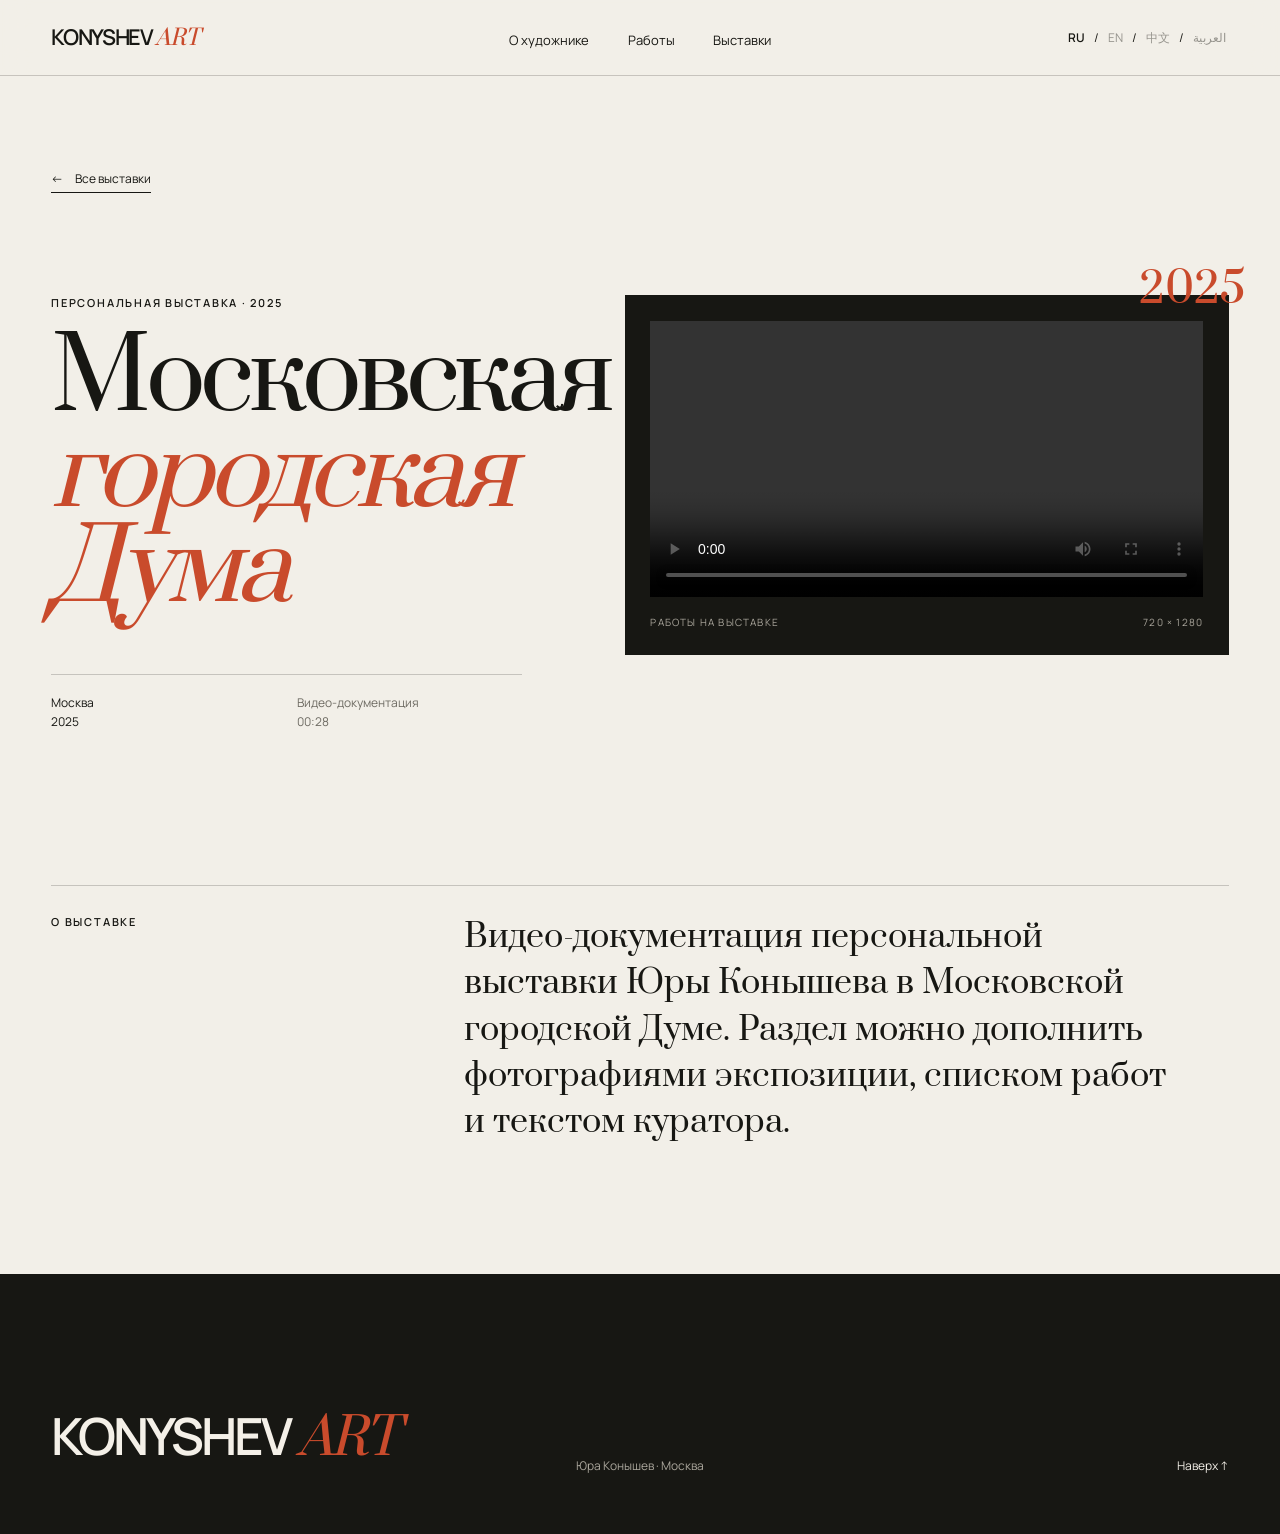
<file: mgd-2025.html>
<!doctype html>
<html lang="ru">
  <head>
    <meta charset="UTF-8" />
    <meta name="viewport" content="width=device-width, initial-scale=1.0" />
    <meta name="description" content="Персональная выставка Юры Конышева в Московской городской Думе, 2025." />
    <meta name="theme-color" content="#f2efe8" />
    <title>Московская городская Дума — Юра Конышев</title>
    <link rel="icon" href="assets/favicon.svg" type="image/svg+xml" />
    <link rel="preconnect" href="https://fonts.googleapis.com" />
    <link rel="preconnect" href="https://fonts.gstatic.com" crossorigin />
    <link href="https://fonts.googleapis.com/css2?family=Manrope:wght@400;500;600&family=Noto+Naskh+Arabic:wght@400;600&family=Noto+Sans+Arabic:wght@400;500;600&family=Noto+Serif+SC:wght@400;600&family=Prata&display=swap" rel="stylesheet" />
    <link rel="stylesheet" href="styles.css?v=20261006-en" />
  </head>
  <body>
    <a class="skip-link" href="#main" data-detail="skip">К содержанию</a>
    <header class="site-header" id="top">
      <a class="wordmark" href="index.html" aria-label="Konyshev Art">KONYSHEV <i>ART</i></a>
      <button class="menu-button" type="button" aria-expanded="false" aria-controls="site-nav">
        <span></span><span></span><span class="sr-only" data-detail="menu">Меню</span>
      </button>
      <nav class="site-nav" id="site-nav" aria-label="Основная навигация" data-detail-aria="navLabel">
        <a href="index.html#about" data-detail="navAbout">О художнике</a>
        <a href="index.html#works" data-detail="navWorks">Работы</a>
        <a href="index.html#exhibitions" data-detail="navExhibitions">Выставки</a>
      </nav>
      <div class="language-switch" aria-label="Выбор языка" data-detail-aria="languageLabel">
        <button type="button" data-lang="ru" lang="ru" class="is-active" aria-pressed="true">RU</button>
        <span>/</span>
        <button type="button" data-lang="en" lang="en" aria-pressed="false">EN</button>
        <span>/</span>
        <button type="button" data-lang="zh" lang="zh-CN" aria-pressed="false">中文</button>
        <span>/</span>
        <button type="button" data-lang="ar" lang="ar" dir="rtl" aria-pressed="false">العربية</button>
      </div>
    </header>

    <main id="main" class="exhibition-detail">
      <a class="detail-back" href="index.html#exhibitions"><span class="detail-back-arrow" aria-hidden="true">←</span><span data-detail="back">Все выставки</span></a>
      <div class="detail-hero">
        <div class="detail-copy reveal">
          <p class="eyebrow" data-detail="solo">Персональная выставка · 2025</p>
          <h1 data-detail="title">Московская<br /><em>городская Дума</em></h1>
          <div class="detail-meta">
            <p data-detail="place">Москва<br />2025</p>
            <p data-detail="format">Видео-документация<br />00:28</p>
          </div>
        </div>
        <figure class="detail-video reveal">
          <video controls playsinline preload="auto" aria-label="Видео выставки" data-detail-aria="videoLabel">
            <source src="assets/video/mgd-2025.mp4" type="video/mp4" />
          </video>
          <figcaption><span data-detail="caption">Работы на выставке</span><span>720 × 1280</span></figcaption>
        </figure>
      </div>
      <div class="detail-note reveal">
        <p class="eyebrow" data-detail="aboutLabel">О выставке</p>
        <p data-detail="about">Видео-документация персональной выставки Юры Конышева в Московской городской Думе. Раздел можно дополнить фотографиями экспозиции, списком работ и текстом куратора.</p>
      </div>
    </main>

    <footer class="site-footer">
      <a class="wordmark footer-mark" href="index.html">KONYSHEV <i>ART</i></a>
      <p data-detail="footer">Юра Конышев · Москва</p>
      <a href="#top" class="back-top"><span data-detail="backTop">Наверх</span> ↑</a>
    </footer>
    <script src="exhibition.js?v=20261006-en"></script>
  </body>
</html>
</file>
<file: styles.css>
:root {
  --paper: #f2efe8;
  --ink: #171713;
  --muted: #6e6b63;
  --line: rgba(23, 23, 19, 0.2);
  --accent: #c94b2c;
  --acid: #d8df47;
  --serif: "Prata", "Noto Serif SC", Georgia, serif;
  --sans: "Manrope", Arial, sans-serif;
  --serif-ar: "Noto Naskh Arabic", Georgia, serif;
  --sans-ar: "Noto Sans Arabic", Arial, sans-serif;
  --gutter: clamp(20px, 4vw, 64px);
}

* { box-sizing: border-box; }
html { scroll-behavior: smooth; }
body {
  margin: 0;
  color: var(--ink);
  background: var(--paper);
  font-family: var(--sans);
  font-size: 16px;
  -webkit-font-smoothing: antialiased;
}
body.is-locked { overflow: hidden; }
html[dir="rtl"] body { font-family: var(--sans-ar); }
img { display: block; max-width: 100%; }
a { color: inherit; text-decoration: none; }
button { color: inherit; font: inherit; }
::selection { color: var(--paper); background: var(--accent); }

.sr-only {
  position: absolute;
  width: 1px;
  height: 1px;
  padding: 0;
  margin: -1px;
  overflow: hidden;
  clip: rect(0, 0, 0, 0);
  white-space: nowrap;
  border: 0;
}
.skip-link {
  position: fixed;
  inset-inline-start: 16px;
  top: -60px;
  z-index: 100;
  padding: 12px 16px;
  background: var(--ink);
  color: white;
}
.skip-link:focus { top: 16px; }

.site-header {
  position: sticky;
  top: 0;
  z-index: 20;
  min-height: 76px;
  display: grid;
  grid-template-columns: 1fr auto 1fr;
  align-items: center;
  padding: 0 var(--gutter);
  border-bottom: 1px solid var(--line);
  background: color-mix(in srgb, var(--paper) 92%, transparent);
  backdrop-filter: blur(14px);
}
.wordmark {
  justify-self: start;
  font-size: clamp(17px, 1.7vw, 25px);
  font-weight: 600;
  letter-spacing: -0.06em;
}
.wordmark i { color: var(--accent); font-family: var(--serif); font-weight: 400; }
.site-nav { display: flex; gap: clamp(22px, 3vw, 48px); font-size: 13px; }
.site-nav a { position: relative; padding: 29px 0 25px; }
.site-nav a::after {
  content: "";
  position: absolute;
  inset-inline-start: 0;
  bottom: 20px;
  width: 100%;
  height: 1px;
  background: var(--ink);
  transform: scaleX(0);
  transform-origin: right;
  transition: transform .25s ease;
}
.site-nav a:hover::after, .site-nav a:focus-visible::after { transform: scaleX(1); transform-origin: left; }
.language-switch { justify-self: end; display: flex; align-items: center; gap: 6px; font-size: 12px; }
.language-switch button { padding: 6px 3px; border: 0; background: transparent; cursor: pointer; opacity: .42; }
.language-switch button.is-active { opacity: 1; font-weight: 600; }
.menu-button { display: none; }
html[dir="rtl"] .wordmark,
html[dir="rtl"] .hero-index,
html[dir="rtl"] .art-index,
html[dir="rtl"] .exhibition-year,
html[dir="rtl"] .detail-video figcaption { direction: ltr; }
html[dir="rtl"] .hero h1,
html[dir="rtl"] .section-heading h2,
html[dir="rtl"] .works h2,
html[dir="rtl"] .about-body > p,
html[dir="rtl"] .art-card h3,
html[dir="rtl"] .exhibition-card h3,
html[dir="rtl"] .detail-copy h1,
html[dir="rtl"] .detail-note p:last-child,
html[dir="rtl"] .future-list p,
html[dir="rtl"] .lightbox-caption h3 { font-family: var(--serif-ar); }

.hero {
  position: relative;
  min-height: calc(100svh - 76px);
  display: grid;
  grid-template-columns: minmax(0, 1fr) minmax(360px, .9fr);
  gap: clamp(28px, 6vw, 100px);
  align-items: center;
  padding: clamp(56px, 7vw, 110px) var(--gutter);
  overflow: hidden;
}
.hero::before {
  content: "";
  position: absolute;
  width: clamp(180px, 23vw, 360px);
  aspect-ratio: 1;
  inset-inline-start: 38%;
  top: 10%;
  border-radius: 50%;
  background: var(--acid);
  filter: blur(.2px);
  z-index: -1;
}
.eyebrow {
  margin: 0 0 22px;
  font-size: 11px;
  font-weight: 600;
  letter-spacing: .16em;
  text-transform: uppercase;
}
.hero h1 {
  margin: 0;
  font-family: var(--serif);
  font-size: clamp(70px, 10vw, 165px);
  font-weight: 400;
  line-height: .83;
  letter-spacing: -.065em;
}
.hero h1 em, h2 em { color: var(--accent); font-style: italic; }
.hero-intro { max-width: 520px; margin: 44px 0 34px; font-size: clamp(18px, 2vw, 27px); line-height: 1.45; }
.text-link { display: inline-flex; gap: 22px; align-items: center; padding-bottom: 6px; border-bottom: 1px solid; font-size: 13px; font-weight: 600; }
.text-link span:last-child { font-size: 20px; transition: transform .2s ease; }
.text-link:hover span:last-child { transform: translate(4px, 4px); }
.hero-portrait { position: relative; width: min(100%, 560px); justify-self: end; margin: 0; }
.hero-portrait::before {
  content: "";
  position: absolute;
  inset: 18px -18px -18px 18px;
  border: 1px solid var(--ink);
  z-index: -1;
}
.hero-portrait img { width: 100%; height: min(68vh, 720px); object-fit: cover; object-position: 50% 30%; filter: saturate(.85) contrast(1.02); }
.hero-portrait figcaption { display: flex; justify-content: space-between; margin-top: 28px; font-size: 11px; text-transform: uppercase; letter-spacing: .12em; }
.hero-index { position: absolute; inset-inline-start: var(--gutter); bottom: 20px; margin: 0; font: 11px/1.2 var(--sans); letter-spacing: .12em; }

.section-pad { padding: clamp(90px, 12vw, 190px) var(--gutter); border-top: 1px solid var(--line); }
.section-number { margin-bottom: clamp(50px, 8vw, 100px); font: 12px var(--sans); }
.section-heading { display: grid; grid-template-columns: 1fr 2fr; align-items: start; }
.section-heading h2, .works h2 {
  margin: 0;
  font-family: var(--serif);
  font-size: clamp(48px, 7vw, 112px);
  font-weight: 400;
  line-height: 1.02;
  letter-spacing: -.045em;
}

.about { background: #e5e0d5; }
.about-body { display: grid; grid-template-columns: 1fr 1fr; gap: clamp(40px, 8vw, 130px); margin: 100px 0 0; margin-inline-start: 33.33%; }
.about-body > p { margin: 0; font: clamp(20px, 2.1vw, 31px)/1.55 var(--serif); }
.about dl { margin: 0; }
.about dl div { display: grid; grid-template-columns: 1fr 1fr; padding: 16px 0; border-top: 1px solid var(--line); font-size: 13px; }
.about dt { color: var(--muted); }
.about dd { margin: 0; }

.works { background: #171713; color: #f5f1e9; }
.works .section-number { color: #aaa69c; }
.works-head { display: flex; align-items: end; justify-content: space-between; gap: 40px; margin-bottom: 70px; }
.works h2 { color: #f5f1e9; }
.work-tools { text-align: end; }
.work-tools > p { margin: 0 0 22px; color: #aaa69c; font-size: 12px; }
.filters { display: flex; gap: 8px; flex-wrap: wrap; justify-content: flex-end; }
.filters button {
  padding: 9px 15px;
  color: #f5f1e9;
  border: 1px solid #504f49;
  border-radius: 100px;
  background: transparent;
  font-size: 11px;
  cursor: pointer;
}
.filters button.is-active { color: #171713; border-color: var(--acid); background: var(--acid); }
.gallery { display: grid; grid-template-columns: repeat(12, 1fr); gap: 70px 24px; }
.art-card { grid-column: span 4; margin: 0; cursor: zoom-in; }
.art-card:nth-child(6n + 2), .art-card:nth-child(6n + 5) { transform: translateY(54px); }
.art-card button { width: 100%; padding: 0; color: inherit; text-align: start; border: 0; background: transparent; cursor: zoom-in; }
.art-image-wrap { position: relative; aspect-ratio: 1 / 1; overflow: hidden; background: #2b2a27; }
.art-image-wrap::after { content: "+"; position: absolute; inset-inline-end: 14px; bottom: 10px; font: 28px var(--serif); opacity: 0; transform: translateY(6px); transition: .25s ease; }
.art-image-wrap img { width: 100%; height: 100%; object-fit: cover; transition: transform .55s cubic-bezier(.2,.7,.2,1), filter .3s; }
.art-card:hover img { transform: scale(1.025); filter: brightness(.82); }
.art-card:hover .art-image-wrap::after { opacity: 1; transform: none; }
.art-index { display: block; margin: 17px 0 11px; color: #8d8b83; font-size: 10px; }
.art-card h3 { margin: 0; font: 24px/1.25 var(--serif); }
.art-card .art-meta { margin: 10px 0 0; color: #aaa69c; font-size: 12px; line-height: 1.5; }
.art-card[hidden] { display: none; }

.exhibitions { background: var(--accent); color: #fff8ee; }
.exhibitions .section-heading { margin-bottom: 95px; }
.exhibitions .section-heading h2 em { color: var(--acid); }
.exhibition-card { position: relative; display: grid; grid-template-columns: 1fr 2fr; gap: 20px; padding: 55px 0; border-top: 1px solid rgba(255,255,255,.45); border-bottom: 1px solid rgba(255,255,255,.45); }
.exhibition-card { transition: background-color .25s ease, padding .25s ease; }
.exhibition-card:hover, .exhibition-card:focus-visible { padding-left: 24px; padding-right: 24px; background: rgba(255,255,255,.08); outline: none; }
.exhibition-year { font: clamp(55px, 8vw, 128px)/1 var(--serif); }
.exhibition-card h3 { max-width: 620px; margin: 0 0 22px; font: clamp(30px, 4vw, 62px)/1.1 var(--serif); }
.exhibition-card p:last-child { margin: 0; font-size: 13px; }
.exhibition-mark { position: absolute; inset-inline-end: 0; bottom: 35px; color: var(--acid); font-size: 38px; }
.exhibition-card:hover .exhibition-mark, .exhibition-card:focus-visible .exhibition-mark { inset-inline-end: 24px; }

.exhibition-detail {
  min-height: calc(100svh - 76px);
  padding: clamp(50px, 7vw, 110px) var(--gutter) clamp(90px, 10vw, 150px);
}
.detail-back { display: inline-flex; gap: 12px; align-items: center; margin-bottom: clamp(55px, 8vw, 110px); padding-bottom: 5px; border-bottom: 1px solid var(--ink); font-size: 12px; }
.detail-hero { display: grid; grid-template-columns: minmax(0, .78fr) minmax(340px, 1fr); gap: clamp(45px, 8vw, 130px); align-items: start; }
.detail-copy h1 { margin: 0; font: clamp(55px, 7.7vw, 126px)/.97 var(--serif); letter-spacing: -.055em; }
.detail-copy h1 em { color: var(--accent); font-style: italic; }
.detail-meta { display: grid; grid-template-columns: 1fr 1fr; gap: 20px; margin-top: 55px; padding-top: 18px; border-top: 1px solid var(--line); }
.detail-meta p { margin: 0; font-size: 12px; line-height: 1.6; }
.detail-meta p:last-child { color: var(--muted); }
.detail-video { position: relative; margin: 0; padding: clamp(18px, 2vw, 28px); background: var(--ink); }
.detail-video::before { content: "2025"; position: absolute; inset-inline-end: -16px; top: -34px; color: var(--accent); font: 42px var(--serif); }
.detail-video video { display: block; width: 100%; max-height: 76vh; background: #070706; object-fit: contain; }
.detail-video figcaption { display: flex; justify-content: space-between; gap: 20px; margin-top: 18px; color: #aaa69c; font-size: 10px; letter-spacing: .12em; text-transform: uppercase; }
.detail-note { display: grid; grid-template-columns: 1fr 2fr; gap: 30px; margin-top: clamp(80px, 12vw, 170px); padding-top: 28px; border-top: 1px solid var(--line); }
.detail-note p:last-child { max-width: 720px; margin: 0; font: clamp(22px, 2.5vw, 38px)/1.45 var(--serif); }

.future { background: var(--paper); }
.future .section-heading { margin-bottom: 90px; }
.future-list { margin-inline-start: 33.33%; border-top: 1px solid var(--line); }
.future-list div { display: grid; grid-template-columns: 80px 1fr; align-items: center; padding: 26px 0; border-bottom: 1px solid var(--line); }
.future-list span { color: var(--muted); font-size: 11px; }
.future-list p { margin: 0; font: clamp(21px, 2.4vw, 38px) var(--serif); }

.site-footer { display: grid; grid-template-columns: 1fr 1fr 1fr; align-items: end; min-height: 260px; padding: 60px var(--gutter); color: #f4f0e8; background: var(--ink); }
.footer-mark { font-size: clamp(28px, 4vw, 64px); }
.site-footer p { justify-self: center; margin: 0; color: #aaa69c; font-size: 12px; }
.back-top { justify-self: end; font-size: 12px; }

.lightbox { width: 100vw; max-width: none; height: 100vh; max-height: none; margin: 0; padding: 32px var(--gutter); color: #f5f1e9; border: 0; background: rgba(15,15,12,.97); }
.lightbox::backdrop { background: rgba(15,15,12,.94); }
.lightbox[open] { display: grid; grid-template-columns: minmax(0, 1fr) minmax(260px, .32fr); gap: 45px; }
.lightbox-close { position: fixed; inset-inline-end: 26px; top: 18px; z-index: 2; width: 48px; height: 48px; color: white; border: 1px solid #706e67; border-radius: 50%; background: transparent; font-size: 34px; line-height: 1; cursor: pointer; }
.lightbox-image-wrap { display: grid; place-items: center; min-height: 0; }
.lightbox-image-wrap img { max-width: 100%; max-height: calc(100vh - 64px); object-fit: contain; }
.lightbox-caption { align-self: end; padding: 30px 0; padding-inline-end: 60px; }
.lightbox-kicker { color: #8e8b83; font-size: 11px; }
.lightbox-caption h3 { margin: 18px 0; font: clamp(30px, 4vw, 60px)/1.08 var(--serif); }
.lightbox-meta { color: #bbb7ae; font-size: 13px; line-height: 1.6; }

.reveal { opacity: 0; transform: translateY(24px); transition: opacity .7s ease, transform .7s ease; }
.reveal.is-visible { opacity: 1; transform: none; }
html[dir="rtl"] .text-link span:last-child { transform: scaleX(-1); }
html[dir="rtl"] .text-link:hover span:last-child { transform: scaleX(-1) translate(4px, 4px); }
html[dir="rtl"] .detail-back-arrow { display: inline-block; transform: scaleX(-1); }

@media (max-width: 960px) {
  .site-header { grid-template-columns: 1fr auto auto; gap: 18px; }
  .menu-button { display: grid; gap: 6px; width: 34px; padding: 8px 2px; border: 0; background: transparent; cursor: pointer; }
  .menu-button > span:not(.sr-only) { width: 100%; height: 1px; background: currentColor; }
  .site-nav { position: fixed; inset: 76px 0 auto; display: none; flex-direction: column; gap: 0; padding: 24px var(--gutter) 34px; border-bottom: 1px solid var(--line); background: var(--paper); }
  .site-nav.is-open { display: flex; }
  .site-nav a { padding: 17px 0; font: 27px var(--serif); }
  .site-nav a::after { display: none; }
  .hero { grid-template-columns: 1fr 1fr; }
  .hero::before { left: 30%; }
  .hero h1 { font-size: clamp(58px, 11vw, 102px); }
  .hero-portrait img { height: 56vh; }
  .section-heading { grid-template-columns: 1fr 2.4fr; }
  .about-body { margin-left: 0; }
  .art-card { grid-column: span 6; }
  .art-card:nth-child(6n + 2), .art-card:nth-child(6n + 5) { transform: none; }
  .detail-hero { grid-template-columns: 1fr 1fr; gap: 38px; }
}

@media (max-width: 680px) {
  .site-header { min-height: 66px; grid-template-columns: minmax(0, 1fr) auto auto; gap: 10px; }
  .site-header .wordmark { font-size: 15px; }
  .site-nav { inset: 66px 0 auto; }
  .language-switch span { display: none; }
  .language-switch { gap: 0; font-size: 11px; }
  .language-switch button { padding-inline: 2px; }
  .hero { grid-template-columns: 1fr; min-height: auto; padding-top: 52px; }
  .hero::before { width: 190px; inset-inline-start: auto; inset-inline-end: -45px; top: 30px; }
  .hero-copy { z-index: 1; }
  .hero h1 { font-size: clamp(62px, 22vw, 96px); }
  .hero-intro { margin-top: 30px; font-size: 19px; }
  .hero-portrait { width: calc(100% - 18px); margin-top: 16px; justify-self: start; }
  .hero-portrait img { height: 62vh; max-height: 620px; }
  .hero-index { display: none; }
  .section-number { margin-bottom: 45px; }
  .section-heading { display: block; }
  .section-heading .eyebrow { margin-bottom: 28px; }
  .section-heading h2, .works h2 { font-size: clamp(45px, 15vw, 72px); }
  .about-body { grid-template-columns: 1fr; gap: 55px; margin-top: 70px; margin-inline-start: 0; }
  .works-head { display: block; }
  .work-tools { margin-top: 42px; text-align: start; }
  .filters { justify-content: flex-start; }
  .gallery { display: block; }
  .art-card { margin-bottom: 58px; }
  .art-card h3 { font-size: 22px; }
  .exhibitions .section-heading, .future .section-heading { margin-bottom: 60px; }
  .exhibition-card { grid-template-columns: 1fr; gap: 35px; }
  .exhibition-year { font-size: 72px; }
  .exhibition-mark { bottom: 28px; }
  .future-list { margin-inline-start: 0; }
  .future-list div { grid-template-columns: 45px 1fr; }
  .site-footer { grid-template-columns: 1fr auto; min-height: 220px; }
  .site-footer p { display: none; }
  .lightbox { padding: 72px 20px 25px; }
  .lightbox[open] { grid-template-columns: 1fr; grid-template-rows: minmax(0, 1fr) auto; gap: 14px; }
  .lightbox-image-wrap img { max-height: 62vh; }
  .lightbox-caption { padding: 10px 0 0; }
  .lightbox-caption h3 { margin: 10px 0; font-size: 31px; }
  .exhibition-detail { min-height: auto; padding-top: 38px; }
  .detail-back { margin-bottom: 55px; }
  .detail-hero { grid-template-columns: 1fr; }
  .detail-copy h1 { font-size: clamp(49px, 15vw, 72px); }
  .detail-video { margin-top: 28px; }
  .detail-video video { max-height: 72vh; }
  .detail-note { grid-template-columns: 1fr; }
}

@media (prefers-reduced-motion: reduce) {
  html { scroll-behavior: auto; }
  *, *::before, *::after { transition-duration: .01ms !important; animation-duration: .01ms !important; }
  .reveal { opacity: 1; transform: none; }
}
</file>
